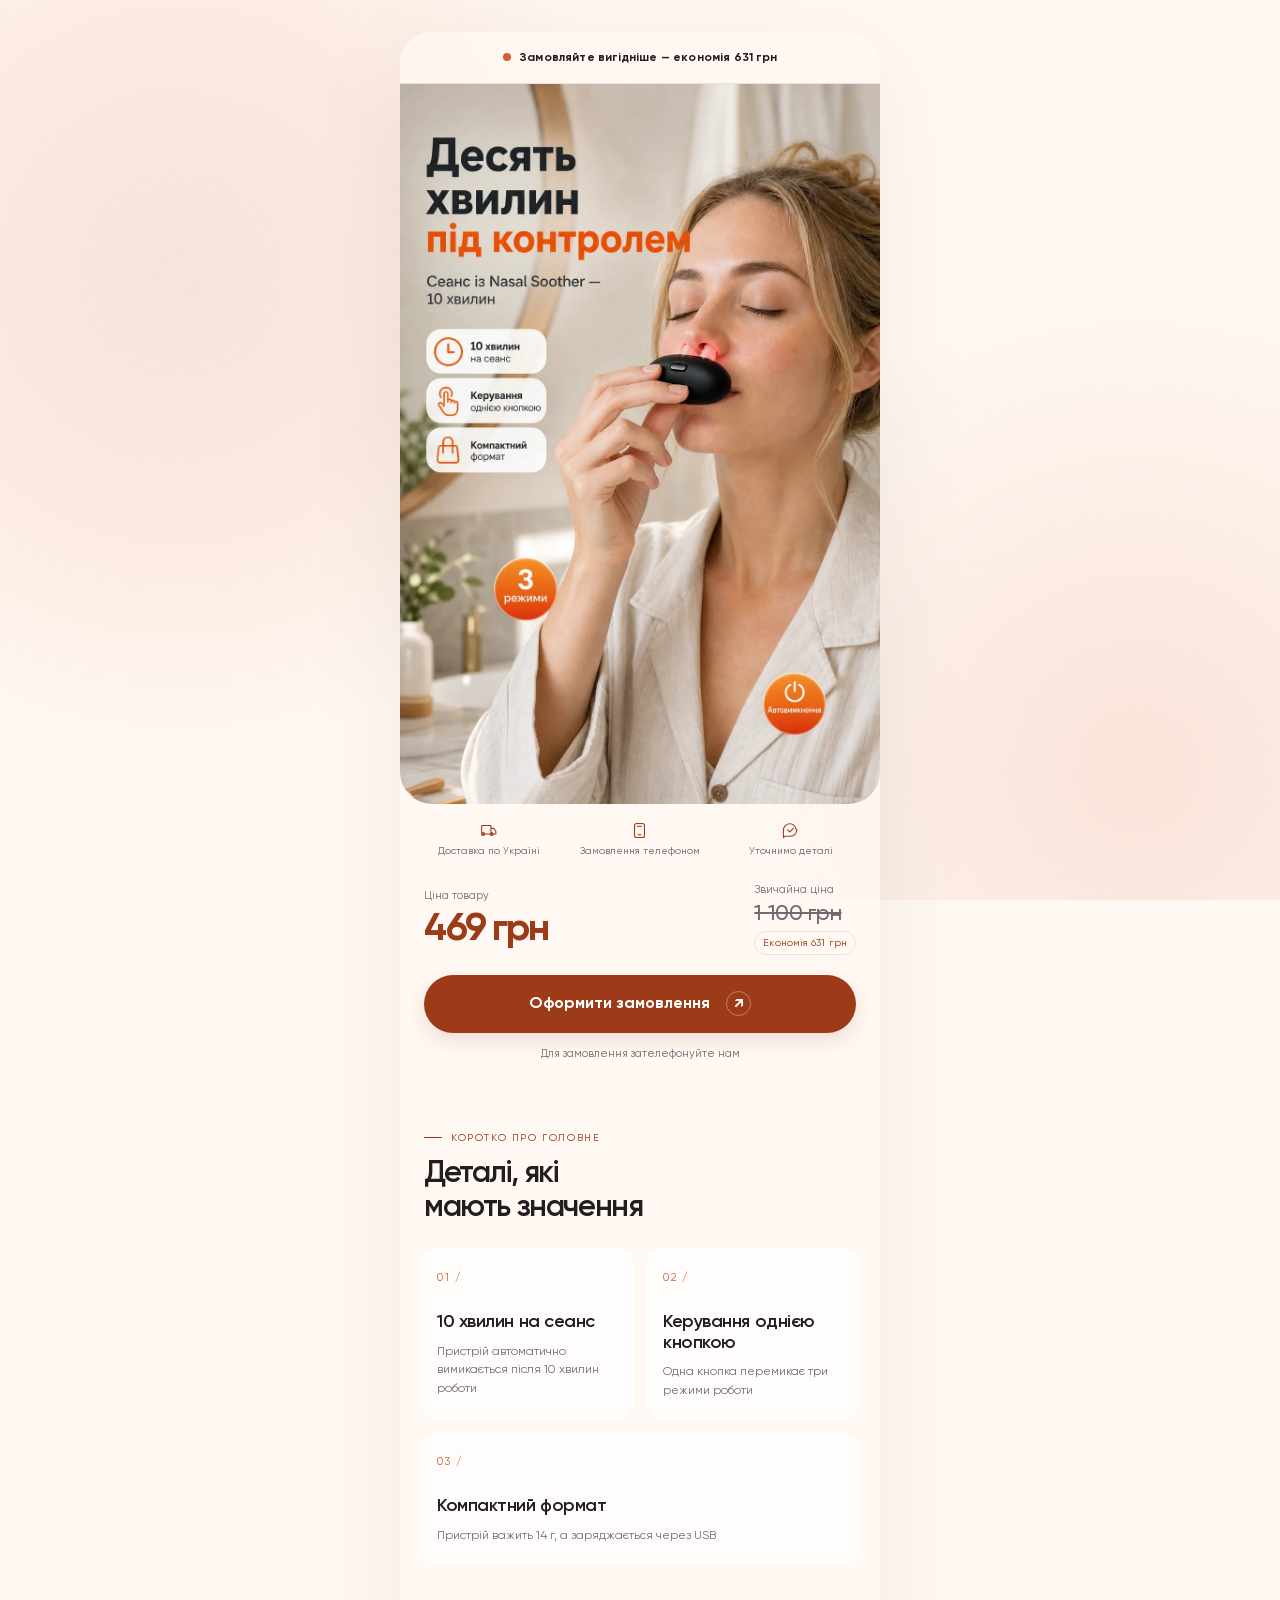
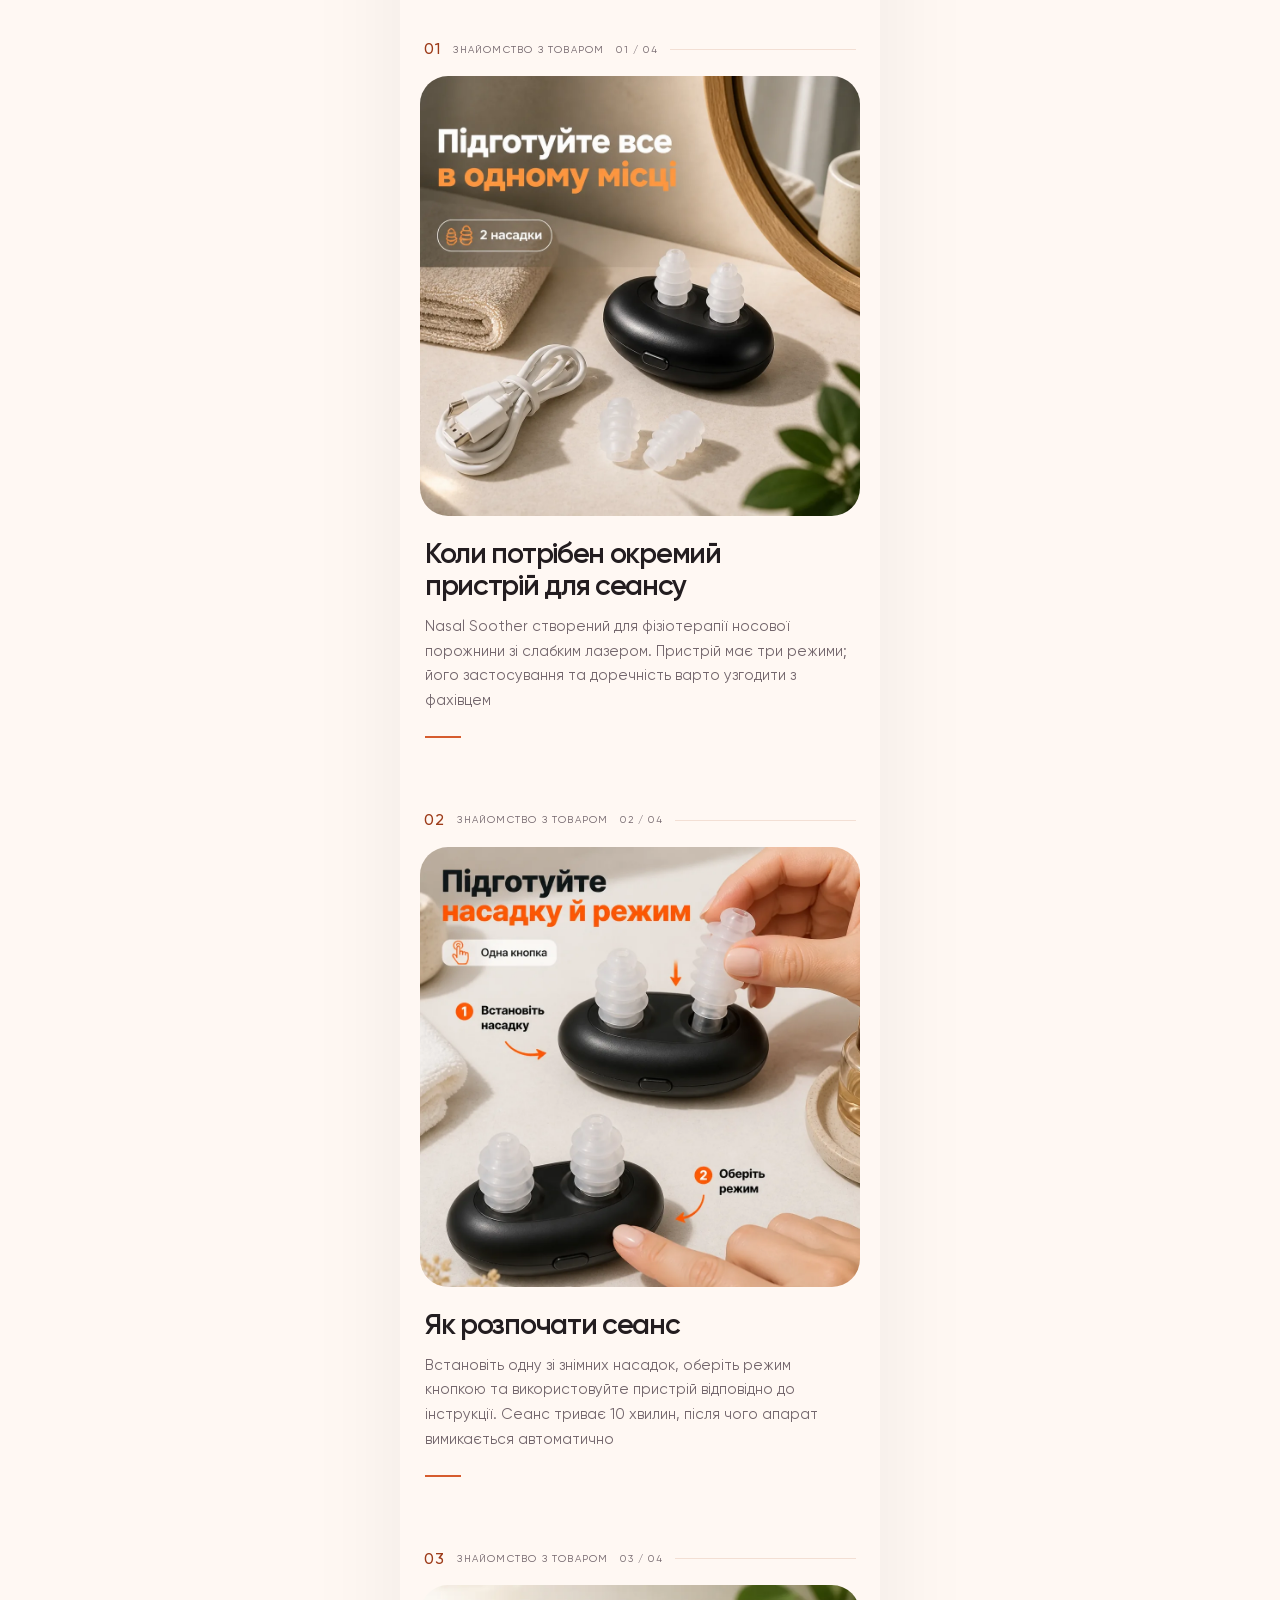
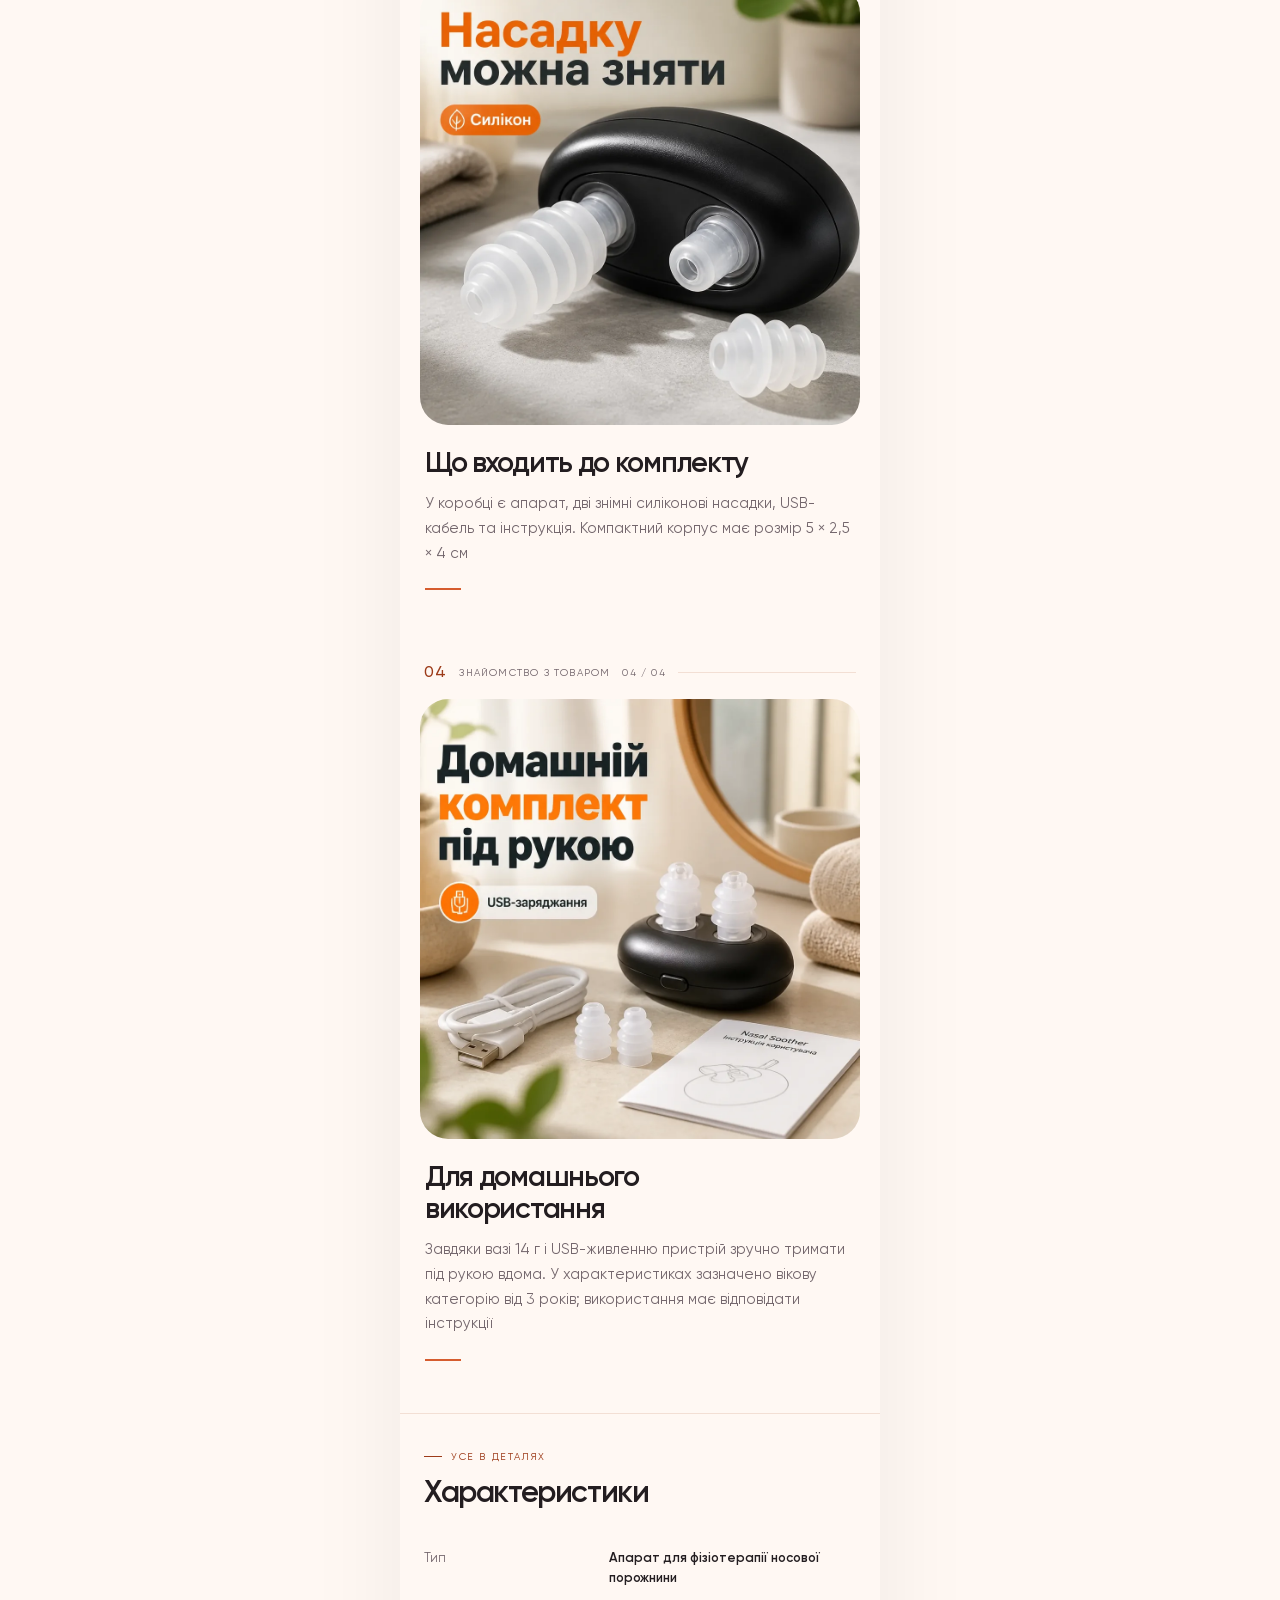
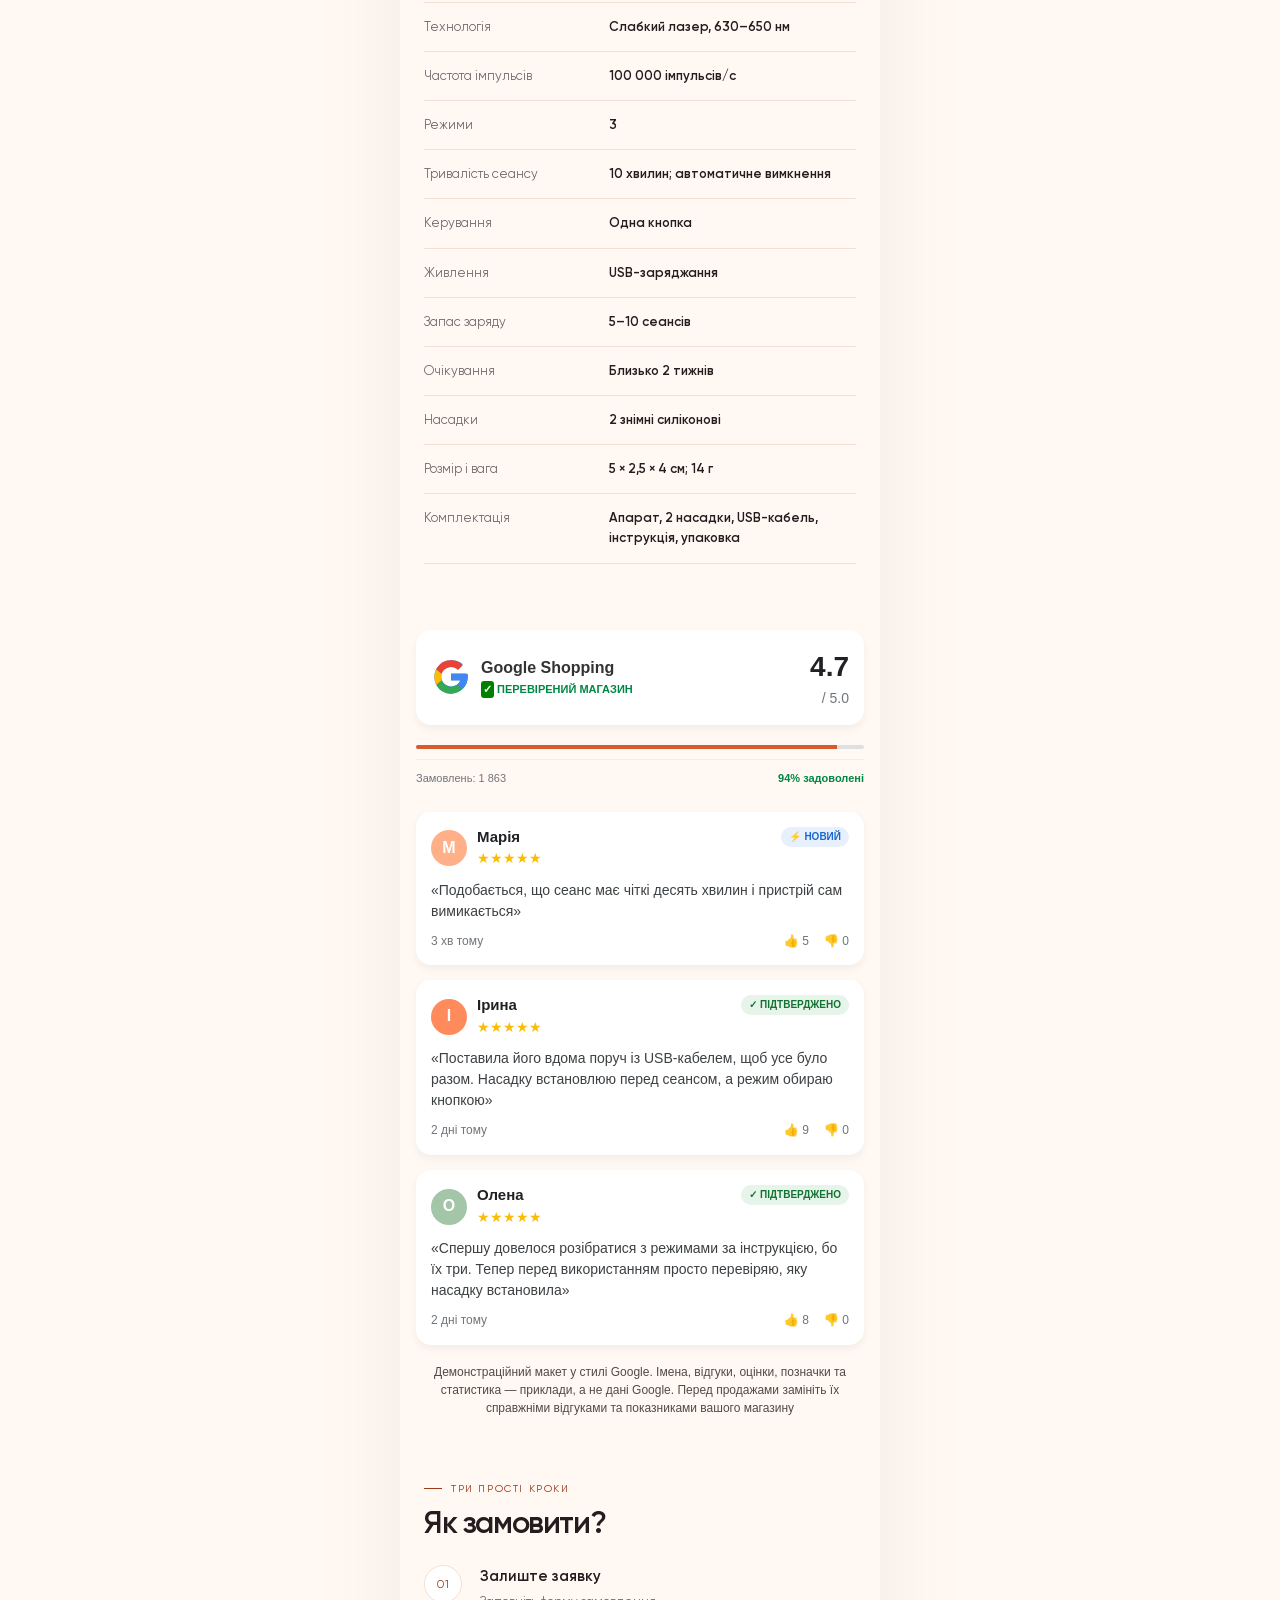
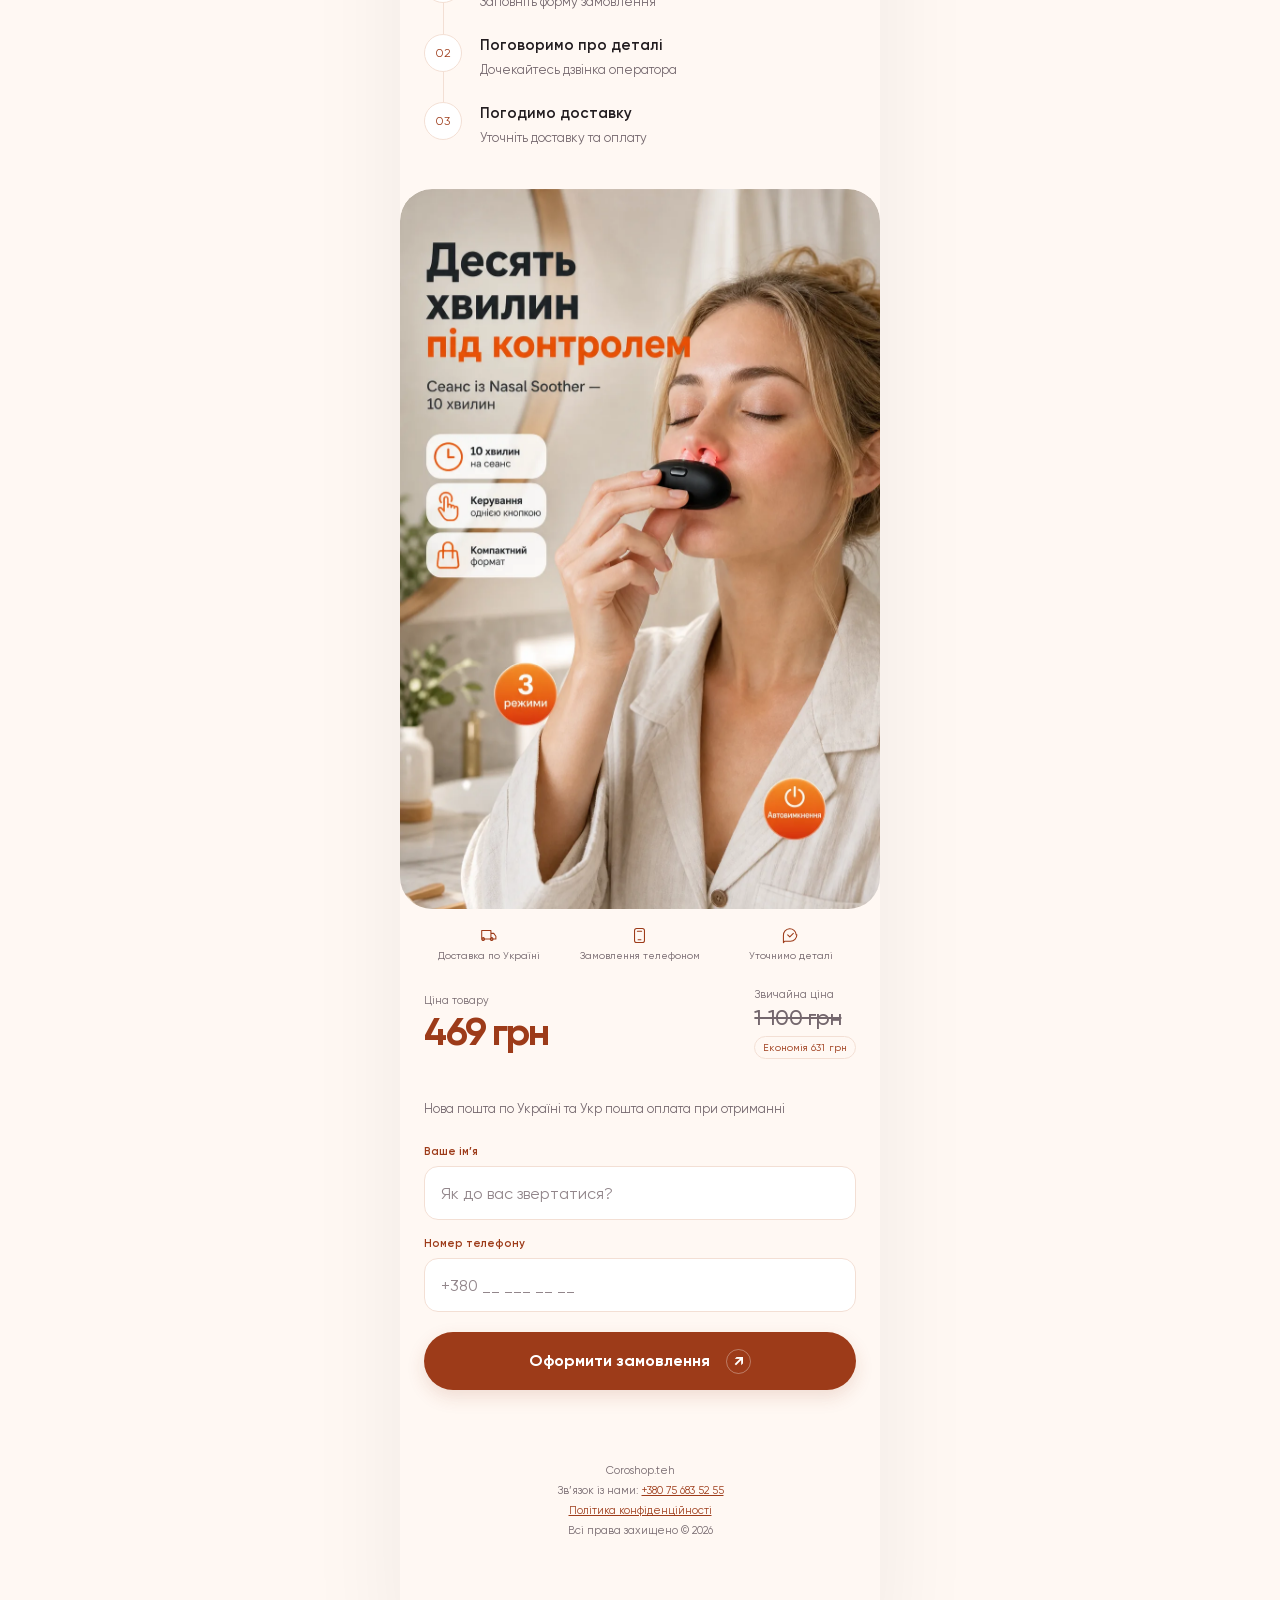
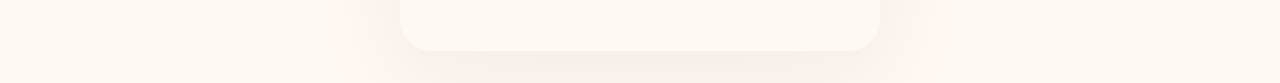
<file: index.html>
<!doctype html>
<html lang="uk" data-template="motion-3">
<head>
 <meta charset="utf-8"><meta name="viewport" content="width=device-width,initial-scale=1">
 <title>Nasal Soother — пристрій для фізіотерапії носової порожнини</title><meta name="description" content="Компактний апарат Nasal Soother зі слабким лазером, трьома режимами, USB-заряджанням і автоматичним вимкненням після 10-хвилинного сеансу">
 
 <link rel="stylesheet" href="assets/site.css">
 <script src="assets/pixel-config.js" defer></script>
<script src="assets/pixel.js" defer></script>
</head>
<body style="--accent:#d65c2e;--accent-dark:#9d3b19;--surface:#fff8f3;--line-accent:#f3dfd4">
 <div class="ambient-background" aria-hidden="true"><i></i><i></i></div>
 <div class="reading-progress" aria-hidden="true"><span></span></div>
 <main class="wrap">
 
 <div class="topline"><span class="topline-name"><i class="topline-mark" aria-hidden="true"></i>Замовляйте вигідніше — економія 631 грн</span></div>

 <!-- 01 | ПЕРШИЙ ЕКРАН. Товар і текст видимі одразу. -->
 <div class="offer_section offer3 offer-section-first">
  <div class="main-title-box visually-hidden"><h1>Сеанс із Nasal Soother — 10 хвилин<small>Компактний пристрій для фізіотерапії носової порожнини: три режими, керування однією кнопкою та автоматичне вимкнення після сеансу</small></h1></div>
  <section class="offer" aria-label="Товар і ціна">
   <div class="hero-media"><img src="images/hero.webp" alt="Апарат для фізіотерапії носової порожнини Nasal Soother, USB, чорний" width="1024" height="1536" fetchpriority="high"></div>
   <div class="benefits_list clearfix">
  <div class="benefit_item"><svg viewBox="0 0 24 24" fill="none" stroke="currentColor" stroke-width="1.5" stroke-linecap="round" stroke-linejoin="round" aria-hidden="true"><path d="M1 5h13v12H1zM14 9h4l3 4v4h-7M5 17a2 2 0 1 0 0 .1M17 17a2 2 0 1 0 0 .1"/></svg>Доставка по Україні</div>
  <div class="benefit_item"><svg viewBox="0 0 24 24" fill="none" stroke="currentColor" stroke-width="1.5" stroke-linecap="round" stroke-linejoin="round" aria-hidden="true"><rect x="5" y="2" width="14" height="20" rx="3"/><path d="M9 6h6M10 18h4"/></svg>Замовлення телефоном</div>
  <div class="benefit_item"><svg viewBox="0 0 24 24" fill="none" stroke="currentColor" stroke-width="1.5" stroke-linecap="round" stroke-linejoin="round" aria-hidden="true"><path d="M21 11a9 9 0 0 1-9 9H4l-2 2v-10a9 9 0 0 1 18-1Z"/><path d="m8 11 3 3 5-5"/></svg>Уточнимо деталі</div>
 </div>
   <div class="offer-buy"><div class="price_block clearfix">
   <div class="price_item new"><div class="text">Ціна товару</div><div data-price-quantity="1" class="value ">469 грн</div></div>
   <div class="price_item old"><div class="text">Звичайна ціна</div><div class="value">1 100 грн</div><span class="saving" data-saving-quantity="1">Економія 631 грн</span></div>
 </div><a class="button" href="#order6"><span>Оформити замовлення</span><span class="button-arrow" aria-hidden="true">↗</span><span class="button-shine" aria-hidden="true"></span></a><p class="order-note">Для замовлення зателефонуйте нам</p>
   
   </div>
  </section>
 </div>

 <div class="generate">
 

 
 
 <!-- 03 | ОСНОВНІ ПЕРЕВАГИ -->
 <section class="benefits-area">
  <div class="section-heading" data-reveal><span class="eyebrow">Коротко про головне</span><h2>Деталі, які<br>мають значення</h2></div>
  <div class="benefits-checklist-new"><article class="benefit-card benefit-item" data-spotlight data-reveal><span class="benefit-number" aria-hidden="true">01 /</span><div class="benefit-text"><strong>10 хвилин на сеанс</strong><p>Пристрій автоматично вимикається після 10 хвилин роботи</p></div></article>
<article class="benefit-card benefit-item" data-spotlight data-reveal><span class="benefit-number" aria-hidden="true">02 /</span><div class="benefit-text"><strong>Керування однією кнопкою</strong><p>Одна кнопка перемикає три режими роботи</p></div></article>
<article class="benefit-card benefit-item" data-spotlight data-reveal><span class="benefit-number" aria-hidden="true">03 /</span><div class="benefit-text"><strong>Компактний формат</strong><p>Пристрій важить 14 г, а заряджається через USB</p></div></article></div>
 </section>

 <!-- 04.1 | БЛОК ПРО ТОВАР -->
 <section class="story-section b1" aria-labelledby="story-1">
  <div class="story-index" aria-hidden="true"><b>01</b><span>Знайомство з товаром</span><span>01 / 04</span></div>
  <div class="story-media slider-photo" data-reveal><img class="img-text" data-photo src="images/problem.webp" alt="Коли потрібен окремий пристрій для сеансу" width="1024" height="1024" loading="lazy" decoding="async"></div>
  <div class="text-bg" data-reveal><h3 id="story-1">Коли потрібен окремий пристрій для сеансу</h3><p>Nasal Soother створений для фізіотерапії носової порожнини зі слабким лазером. Пристрій має три режими; його застосування та доречність варто узгодити з фахівцем</p><div class="story-line" aria-hidden="true"></div></div>
 </section>
<!-- 04.2 | БЛОК ПРО ТОВАР -->
 <section class="story-section b1" aria-labelledby="story-2">
  <div class="story-index" aria-hidden="true"><b>02</b><span>Знайомство з товаром</span><span>02 / 04</span></div>
  <div class="story-media slider-photo" data-reveal><img class="img-text" data-photo src="images/use.webp" alt="Як розпочати сеанс" width="1024" height="1024" loading="lazy" decoding="async"></div>
  <div class="text-bg" data-reveal><h3 id="story-2">Як розпочати сеанс</h3><p>Встановіть одну зі знімних насадок, оберіть режим кнопкою та використовуйте пристрій відповідно до інструкції. Сеанс триває 10 хвилин, після чого апарат вимикається автоматично</p><div class="story-line" aria-hidden="true"></div></div>
 </section>
<!-- 04.3 | БЛОК ПРО ТОВАР -->
 <section class="story-section b1" aria-labelledby="story-3">
  <div class="story-index" aria-hidden="true"><b>03</b><span>Знайомство з товаром</span><span>03 / 04</span></div>
  <div class="story-media slider-photo" data-reveal><img class="img-text" data-photo src="images/detail.webp" alt="Що входить до комплекту" width="1024" height="1024" loading="lazy" decoding="async"></div>
  <div class="text-bg" data-reveal><h3 id="story-3">Що входить до комплекту</h3><p>У коробці є апарат, дві знімні силіконові насадки, USB-кабель та інструкція. Компактний корпус має розмір 5 × 2,5 × 4 см</p><div class="story-line" aria-hidden="true"></div></div>
 </section>
<!-- 04.4 | БЛОК ПРО ТОВАР -->
 <section class="story-section b1" aria-labelledby="story-4">
  <div class="story-index" aria-hidden="true"><b>04</b><span>Знайомство з товаром</span><span>04 / 04</span></div>
  <div class="story-media slider-photo" data-reveal><img class="img-text" data-photo src="images/audience.webp" alt="Для домашнього використання" width="1024" height="1024" loading="lazy" decoding="async"></div>
  <div class="text-bg" data-reveal><h3 id="story-4">Для домашнього використання</h3><p>Завдяки вазі 14 г і USB-живленню пристрій зручно тримати під рукою вдома. У характеристиках зазначено вікову категорію від 3 років; використання має відповідати інструкції</p><div class="story-line" aria-hidden="true"></div></div>
 </section>

 <!-- 05 | ХАРАКТЕРИСТИКИ -->
 <section class="spec-section"><div class="section-heading" data-reveal><span class="eyebrow">Усе в деталях</span><h2>Характеристики</h2></div>
 <dl><div class="spec-row"><dt>Тип</dt><dd>Апарат для фізіотерапії носової порожнини</dd></div>
<div class="spec-row"><dt>Технологія</dt><dd>Слабкий лазер, 630–650 нм</dd></div>
<div class="spec-row"><dt>Частота імпульсів</dt><dd>100 000 імпульсів/с</dd></div>
<div class="spec-row"><dt>Режими</dt><dd>3</dd></div>
<div class="spec-row"><dt>Тривалість сеансу</dt><dd>10 хвилин; автоматичне вимкнення</dd></div>
<div class="spec-row"><dt>Керування</dt><dd>Одна кнопка</dd></div>
<div class="spec-row"><dt>Живлення</dt><dd>USB-заряджання</dd></div>
<div class="spec-row"><dt>Запас заряду</dt><dd>5–10 сеансів</dd></div>
<div class="spec-row"><dt>Очікування</dt><dd>Близько 2 тижнів</dd></div>
<div class="spec-row"><dt>Насадки</dt><dd>2 знімні силіконові</dd></div>
<div class="spec-row"><dt>Розмір і вага</dt><dd>5 × 2,5 × 4 см; 14 г</dd></div>
<div class="spec-row"><dt>Комплектація</dt><dd>Апарат, 2 насадки, USB-кабель, інструкція, упаковка</dd></div></dl></section>

 <!-- 06 | ВІДГУКИ -->
 <section class="google-reviews-container" aria-label="Відгуки — демонстраційний макет" data-review-kind="demonstration">
    <div class="google-rating-header" data-reveal>
        <div class="left">
            <svg xmlns="http://www.w3.org/2000/svg" width="40" height="40" viewBox="0 0 48 48" role="img" aria-label="Google"><path fill="#4285F4" d="M43.61 20.46H42V20H24v8h11.3A12 12 0 1 1 32.48 14.48l5.66-5.66A19.93 19.93 0 0 0 24 4C12.95 4 4 12.95 4 24s8.95 20 20 20 20-8.95 20-20c0-1.37-.14-2.7-.39-3.54Z"/><path fill="#34A853" d="M6.31 33.22 12.88 28A12 12 0 0 0 35.3 28H24v-8h18v.46h1.61c.25 1.04.39 2.37.39 3.54 0 11.05-8.95 20-20 20A20 20 0 0 1 6.31 33.22Z"/><path fill="#FBBC05" d="M6.31 14.78 12.88 20a12 12 0 0 0 0 8l-6.57 5.22A19.92 19.92 0 0 1 4 24c0-3.32.81-6.45 2.31-9.22Z"/><path fill="#EA4335" d="M24 4a19.93 19.93 0 0 1 14.14 5.86l-5.66 5.66A12 12 0 0 0 12.88 20l-6.57-5.22A20 20 0 0 1 24 4Z"/><path fill="#4285F4" d="M24 20h19.61c.25 1.04.39 2.37.39 3.54A20 20 0 0 1 38.13 38.15l-6.2-5.06A12 12 0 0 0 35.3 28H24Z"/></svg>
            <div>
                <div class="title-g">Google Shopping</div>
                <div class="verified"><span style="background:green;color:white;padding:0 2px;border-radius:3px;">✓</span> ПЕРЕВІРЕНИЙ МАГАЗИН</div>
            </div>
        </div>
        <div class="right">
            <div class="score">4.7</div>
            <div class="out-of">/ 5.0</div>
        </div>
    </div>
    <div class="progress-bar"><div class="fill"></div></div>
    <div class="google-stats">
        <span>Замовлень: 1 863</span>
        <span class="green">94% задоволені</span>
    </div>

    <br>

    <!-- Review 1 -->
    <div class="google-review-card" data-spotlight data-reveal data-reveal-order="0">
        <div class="g-rev-header">
            <div class="g-rev-user">
                <div class="g-rev-avatar" style="background: #FFB088;">М</div>
                <div>
                    <div class="g-rev-name">Марія</div>
                    <div class="g-rev-stars">★★★★★</div>
                </div>
            </div>
            <div class="g-rev-badge new"><span aria-hidden="true">⚡</span><span>НОВИЙ</span></div>
        </div>
        <div class="g-rev-text">«Подобається, що сеанс має чіткі десять хвилин і пристрій сам вимикається»</div>
        <div class="g-rev-footer">
            <span>3 хв тому</span>
            <div class="g-rev-actions">
                <div>👍 5</div>
                <div>👎 0</div>
            </div>
        </div>
    </div>

    <!-- Review 2 -->
    <div class="google-review-card" data-spotlight data-reveal data-reveal-order="1">
        <div class="g-rev-header">
            <div class="g-rev-user">
                <div class="g-rev-avatar" style="background: #FF8A5B;">І</div>
                <div>
                    <div class="g-rev-name">Ірина</div>
                    <div class="g-rev-stars">★★★★★</div>
                </div>
            </div>
            <div class="g-rev-badge"><span aria-hidden="true">✓</span><span>ПІДТВЕРДЖЕНО</span></div>
        </div>
        <div class="g-rev-text">«Поставила його вдома поруч із USB-кабелем, щоб усе було разом. Насадку встановлюю перед сеансом, а режим обираю кнопкою»</div>
        <div class="g-rev-footer">
            <span>2 дні тому</span>
            <div class="g-rev-actions">
                <div>👍 9</div>
                <div>👎 0</div>
            </div>
        </div>
    </div>

    <!-- Review 3 -->
    <div class="google-review-card" data-spotlight data-reveal data-reveal-order="2">
        <div class="g-rev-header">
            <div class="g-rev-user">
                <div class="g-rev-avatar" style="background: #A3C5A8;">О</div>
                <div>
                    <div class="g-rev-name">Олена</div>
                    <div class="g-rev-stars">★★★★★</div>
                </div>
            </div>
            <div class="g-rev-badge"><span aria-hidden="true">✓</span><span>ПІДТВЕРДЖЕНО</span></div>
        </div>
        <div class="g-rev-text">«Спершу довелося розібратися з режимами за інструкцією, бо їх три. Тепер перед використанням просто перевіряю, яку насадку встановила»</div>
        <div class="g-rev-footer">
            <span>2 дні тому</span>
            <div class="g-rev-actions">
                <div>👍 8</div>
                <div>👎 0</div>
            </div>
        </div>
    </div>
<p class="google-reviews-disclaimer">Демонстраційний макет у стилі Google. Імена, відгуки, оцінки, позначки та статистика — приклади, а не дані Google. Перед продажами замініть їх справжніми відгуками та показниками вашого магазину</p></section>

 <!-- 07 | ЯК ЗАМОВИТИ -->
 <section class="order-steps b1"><div class="section-heading" data-reveal><span class="eyebrow">Три прості кроки</span><h2>Як замовити?</h2></div>
 <ol class="order-list">
  <li data-reveal><span class="step-number" aria-hidden="true">01</span><div class="txt"><h4>Залиште заявку</h4><p>Заповніть форму замовлення</p></div></li>
  <li data-reveal><span class="step-number" aria-hidden="true">02</span><div class="txt"><h4>Поговоримо про деталі</h4><p>Дочекайтесь дзвінка оператора</p></div></li>
  <li data-reveal><span class="step-number" aria-hidden="true">03</span><div class="txt"><h4>Погодимо доставку</h4><p>Уточніть доставку та оплату</p></div></li>
 </ol></section>
 </div>

 <!-- 08 | ПОВТОРНИЙ ОФЕР І ФОРМА ЗАМОВЛЕННЯ -->
 <div class="offer_section offer3 order-offer">
  <section class="offer" aria-label="Оформлення замовлення">
   <div class="hero-media" data-reveal><img src="images/hero.webp" alt="Апарат для фізіотерапії носової порожнини Nasal Soother, USB, чорний" width="1024" height="1536" loading="lazy" decoding="async"></div>
   <div class="benefits_list clearfix">
  <div class="benefit_item"><svg viewBox="0 0 24 24" fill="none" stroke="currentColor" stroke-width="1.5" stroke-linecap="round" stroke-linejoin="round" aria-hidden="true"><path d="M1 5h13v12H1zM14 9h4l3 4v4h-7M5 17a2 2 0 1 0 0 .1M17 17a2 2 0 1 0 0 .1"/></svg>Доставка по Україні</div>
  <div class="benefit_item"><svg viewBox="0 0 24 24" fill="none" stroke="currentColor" stroke-width="1.5" stroke-linecap="round" stroke-linejoin="round" aria-hidden="true"><rect x="5" y="2" width="14" height="20" rx="3"/><path d="M9 6h6M10 18h4"/></svg>Замовлення телефоном</div>
  <div class="benefit_item"><svg viewBox="0 0 24 24" fill="none" stroke="currentColor" stroke-width="1.5" stroke-linecap="round" stroke-linejoin="round" aria-hidden="true"><path d="M21 11a9 9 0 0 1-9 9H4l-2 2v-10a9 9 0 0 1 18-1Z"/><path d="m8 11 3 3 5-5"/></svg>Уточнимо деталі</div>
 </div><div class="offer-buy"><div class="price_block clearfix">
   <div class="price_item new"><div class="text">Ціна товару</div><div data-price-quantity="1" class="value ">469 грн</div></div>
   <div class="price_item old"><div class="text">Звичайна ціна</div><div class="value">1 100 грн</div><span class="saving" data-saving-quantity="1">Економія 631 грн</span></div>
 </div></div>
   <div id="order6" tabindex="-1">
    <div class="order-heading"><p>Нова пошта по Україні та Укр пошта оплата при отриманні</p></div>
    <form action="https://smartdaily-orders.spru.run/order" class="order_form" id="order-form" method="post">
     <input type="hidden" id="quantity" name="quantity" value="1">
     
     <label for="customer-name">Ваше ім’я</label><input class="field" id="customer-name" name="name" placeholder="Як до вас звертатися?" autocomplete="given-name" minlength="2" maxlength="80" required>
     <label for="customer-phone">Номер телефону</label><input class="field" id="customer-phone" name="phone" type="tel" placeholder="+380 __ ___ __ __" autocomplete="tel" pattern="[+0-9() .-]{9,24}" maxlength="24" required>
     <div class="hp" aria-hidden="true"><label>Website<input name="website" tabindex="-1" autocomplete="off"></label></div>
     
     <button class="button" type="submit"><span>Оформити замовлення</span><span class="button-arrow" aria-hidden="true">↗</span><span class="button-shine" aria-hidden="true"></span></button>
     <p id="form-error" class="error" role="alert" aria-live="polite"></p>
    </form>
   </div>
   <footer><p>Coroshop.teh</p><p>Зв’язок із нами: <a href="tel:+380756835255">+380 75 683 52 55</a></p><a href="privacy.html">Політика конфіденційності</a><br>Всі права захищено © 2026</footer>
  </section>
 </div>
 <div class="sticky-bottom-bar" aria-hidden="true"><div class="price-info"><span class="price-label">Апарат для фізіотерапії носової порожнини Nasal Soother, USB, чорний</span><div class="main-price" data-current-total>469 грн</div></div><a href="#order6" class="btn-order" tabindex="-1"><span>Оформити замовлення</span><span class="button-arrow" aria-hidden="true">↗</span><span class="button-shine" aria-hidden="true"></span></a></div>
 </main>
 <dialog class="conversion-dialog" id="conversion-dialog" aria-labelledby="conversion-title" aria-describedby="conversion-description">
 <button class="conversion-close" type="button" data-popup-close aria-label="Закрити вікно">×</button>
 <div class="conversion-product"><img src="images/hero.webp" width="64" height="80" alt="Апарат для фізіотерапії носової порожнини Nasal Soother, USB, чорний"><span>Апарат для фізіотерапії носової порожнини Nasal Soother, USB, чорний</span></div>
 <span class="eyebrow">Допоможемо з вибором</span>
 
 <h2 id="conversion-title">Залиште контакт — ми проконсультуємо</h2>
 <p id="conversion-description">Є запитання про товар? Залиште ім’я та телефон — зв’яжемося, пояснимо деталі й допоможемо з вибором.</p>
 <form id="consultation-form" action="/f/contact" method="post">
 <label for="consultation-name">Ваше ім’я</label><input class="field" id="consultation-name" name="name" autocomplete="given-name" minlength="2" maxlength="80" required>
 <label for="consultation-phone">Номер телефону</label><input class="field" id="consultation-phone" name="phone" type="tel" placeholder="+380 __ ___ __ __" autocomplete="tel" pattern="[+0-9() .-]{9,24}" maxlength="24" required>
 <div class="hp" aria-hidden="true"><input name="website" tabindex="-1" autocomplete="off"></div><button class="button" type="submit" disabled aria-disabled="true">Отримати консультацію <span aria-hidden="true">↗</span></button>
 <p class="conversion-terms">Зв’яжемося з вами щодо консультації</p><p id="consultation-status" role="status">Онлайн-консультація поки не підключена. Телефонуйте: <a href="tel:+380756835255">+380 75 683 52 55</a>.</p></form>
 <button class="conversion-later" type="button" data-popup-close>Продовжити перегляд</button>
 </dialog>
 <aside class="purchase-notice" id="purchase-notice" hidden aria-label="Повідомлення про заявку">
 <img src="images/hero.webp" width="48" height="60" alt=""><div><small>Заявка на цьому сайті</small><strong id="purchase-name"></strong><span id="purchase-detail"></span></div><button type="button" id="purchase-close" aria-label="Вимкнути повідомлення про замовлення">×</button></aside>
 <script type="application/json" id="conversion-config">{"popup":"consultation","notifications":true,"discount":0,"packs":{"1":469},"oldPrice":1100,"demo":true}</script><script src="assets/conversion.js" defer></script>
 <script src="assets/backend-config.js" defer></script><script src="assets/anime.umd.min.js" defer></script><script src="assets/order-github.js" defer></script><script src="assets/motion.js" defer></script>
</body>
</html>
</file>
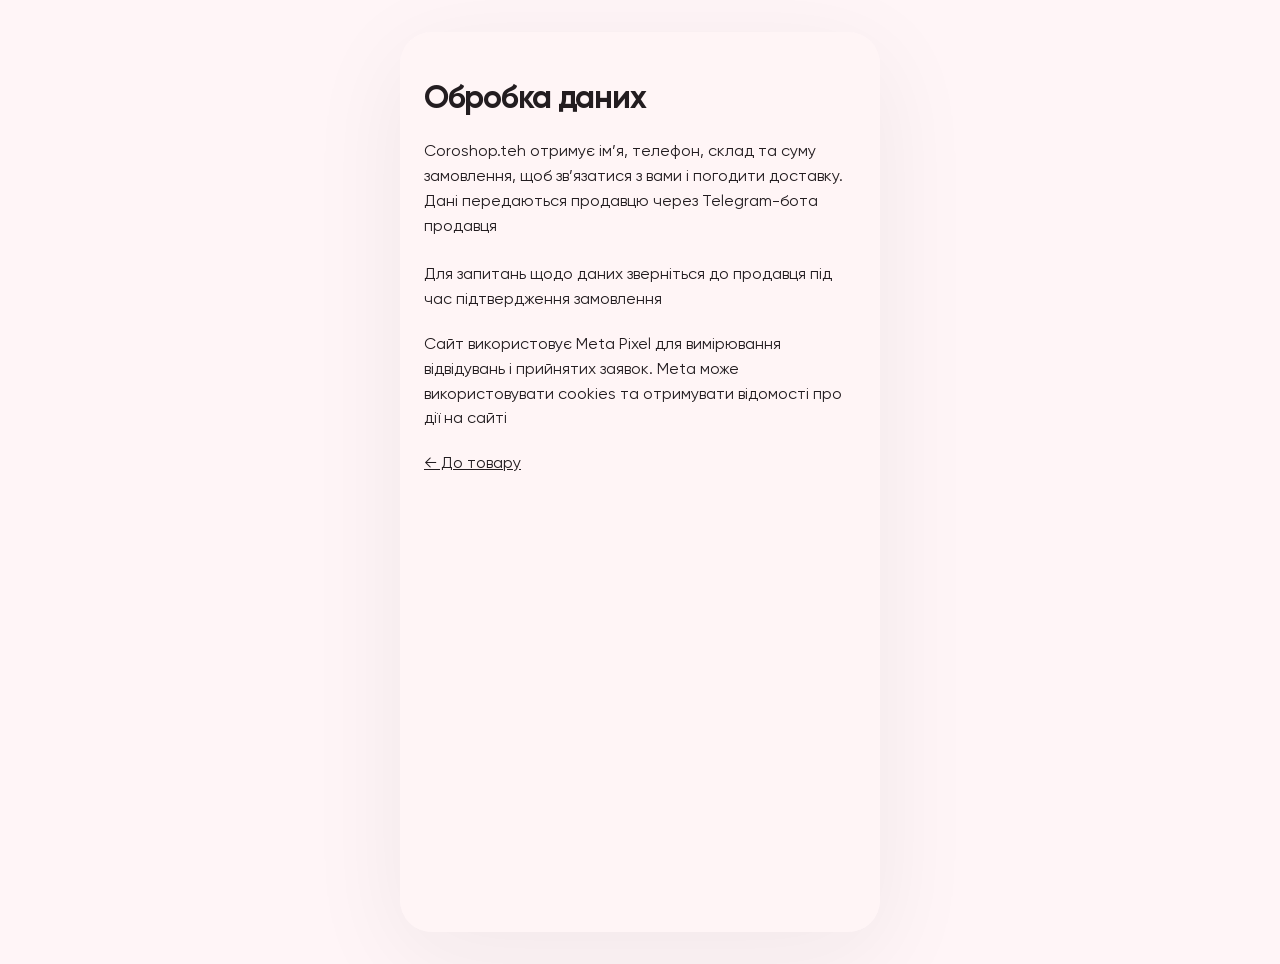
<file: privacy.html>
<!doctype html><html lang="uk"><meta charset="utf-8"><meta name="viewport" content="width=device-width,initial-scale=1"><title>Обробка даних</title><link rel="stylesheet" href="assets/site.css"><main class="wrap pad"><h1>Обробка даних</h1><p style="margin:24px 0">Coroshop.teh отримує ім’я, телефон, склад та суму замовлення, щоб зв’язатися з вами і погодити доставку. Дані передаються продавцю через Telegram-бота продавця</p><p>Для запитань щодо даних зверніться до продавця під час підтвердження замовлення</p><p style="margin-top:20px">Сайт використовує Meta Pixel для вимірювання відвідувань і прийнятих заявок. Meta може використовувати cookies та отримувати відомості про дії на сайті</p><p style="margin-top:20px"><a href="./">← До товару</a></p></main></html>
</file>
<file: assets/site.css>
@font-face{font-family:Gilroy;src:url([data-uri]) format('woff');font-weight:400;font-display:swap}
@font-face{font-family:Gilroy;src:url([data-uri]) format('woff');font-weight:500;font-display:swap}
@font-face{font-family:Gilroy;src:url([data-uri]) format('woff');font-weight:600;font-display:swap}
@font-face{font-family:Gilroy;src:url([data-uri]) format('woff');font-weight:700;font-display:swap}/* Google Reviews */
.google-reviews-container {
    background: #FFF3EC;
    padding: 20px 15px;
    font-family: Arial, sans-serif;
    margin-top: 20px;
}
.google-rating-header {
    background: #fff;
    border-radius: 15px;
    padding: 15px;
    display: flex;
    justify-content: space-between;
    align-items: center;
    box-shadow: 0 4px 10px rgba(0,0,0,0.05);
    margin-bottom: 20px;
}
.google-rating-header .left {
    display: flex;
    align-items: center;
    gap: 10px;
}
.google-rating-header .left img {
    width: 40px;
}
.google-rating-header .left .title-g {
    font-weight: bold;
    font-size: 16px;
    color: #333;
}
.google-rating-header .left .verified {
    color: #008744;
    font-size: 11px;
    display: flex;
    align-items: center;
    gap: 3px;
    font-weight: bold;
}
.google-rating-header .right {
    text-align: right;
}
.google-rating-header .right .score {
    font-size: 28px;
    font-weight: 900;
    color: #202124;
}
.google-rating-header .right .out-of {
    font-size: 14px;
    color: #70757a;
}
.google-stats {
    display: flex;
    justify-content: space-between;
    font-size: 11px;
    color: #70757a;
    margin-top: 10px;
    padding-top: 10px;
    border-top: 1px solid #eee;
}
.google-stats .green {
    color: #008744;
    font-weight: bold;
}
.progress-bar {
    height: 4px;
    background: #e0e0e0;
    border-radius: 2px;
    margin-top: 5px;
    overflow: hidden;
}
.progress-bar .fill {
    height: 100%;
    background: #FF8A5B;
    width: 94%;
}

.google-review-card {
    background: #fff;
    border-radius: 15px;
    padding: 15px;
    margin-bottom: 15px;
    box-shadow: 0 4px 10px rgba(0,0,0,0.05);
}
.g-rev-header {
    display: flex;
    justify-content: space-between;
    align-items: flex-start;
    gap: 8px;
    margin-bottom: 10px;
}
.g-rev-user {
    flex: 1;
    min-width: 0;
    display: flex;
    align-items: center;
    gap: 10px;
}
.g-rev-user > div:last-child {
    min-width: 0;
}
.g-rev-avatar {
    flex: 0 0 36px;
    width: 36px;
    height: 36px;
    border-radius: 50%;
    color: white;
    display: flex;
    align-items: center;
    justify-content: center;
    font-weight: bold;
    font-size: 16px;
}
.g-rev-name {
    overflow-wrap: anywhere;
    line-height: 1.3;
    font-weight: bold;
    font-size: 15px;
    color: #202124;
}
.g-rev-stars {
    color: #fbbc04;
    font-size: 14px;
    margin-top: 2px;
    white-space: nowrap;
}
.g-rev-badge {
    flex: 0 0 auto;
    white-space: nowrap;
    line-height: 1.4;
    background: #e6f4ea;
    color: #137333;
    padding: 3px 8px;
    border-radius: 12px;
    font-size: 10px;
    font-weight: bold;
    display: inline-flex;
    flex-direction: row;
    flex-wrap: nowrap;
    align-items: center;
    gap: 3px;
    text-transform: uppercase;
}
.g-rev-badge.new {
    background: #e8f0fe;
    color: #1967d2;
}
.g-rev-text {
    font-size: 14px;
    color: #3c4043;
    line-height: 1.5;
    margin-bottom: 10px;
}
.g-rev-footer {
    display: flex;
    justify-content: space-between;
    align-items: center;
    font-size: 12px;
    color: #70757a;
}
.g-rev-actions {
    display: flex;
    gap: 15px;
    align-items: center;
}
.g-rev-actions div {
    display: flex;
    align-items: center;
    gap: 5px;
}


.google-reviews-container{background:var(--surface);color:#202124}.google-reviews-container .progress-bar .fill{background:var(--accent-light)}
.google-reviews-container .left svg{flex:none;width:40px;height:40px}.google-reviews-container .g-rev-text{overflow-wrap:anywhere;white-space:pre-line}
.google-reviews-disclaimer{margin:18px 0 0;font-size:13px;line-height:1.5;color:#514b48;text-align:center}
@media(max-width:360px){.google-rating-header .left{gap:7px}.google-rating-header .left .title-g{font-size:15px}.g-rev-header{gap:8px}.g-rev-badge{font-size:9px}}

:root{--accent:#ad4567;--accent-dark:#80344e;--surface:#fff5f7;--line-accent:#f1d8df;--ink:#231d20;--muted:#74676d;--paper:#fff;--radius:28px}
*{box-sizing:border-box}html{scroll-behavior:smooth;scroll-padding-top:70px}body{margin:0;color:var(--ink);background:var(--surface);font-family:Gilroy,Arial,sans-serif;font-size:16px;line-height:1.55;-webkit-text-size-adjust:100%}button,input,select{font:inherit}button,a,input,select{-webkit-tap-highlight-color:transparent}button,a{touch-action:manipulation}a{color:inherit}img{display:block;width:100%;max-width:100%;height:auto}h1,h2,h3,h4,p,figure{margin:0}button{cursor:pointer}button:disabled{cursor:default}a:focus-visible,button:focus-visible,input:focus-visible,select:focus-visible,summary:focus-visible{outline:3px solid var(--accent);outline-offset:4px}::selection{background:var(--line-accent);color:var(--ink)}
.wrap{width:100%;max-width:480px;min-height:100vh;margin:0 auto;background:var(--paper);position:relative;isolation:isolate;box-shadow:0 24px 100px #231d2010}.visually-hidden,.hp{position:absolute!important;width:1px!important;height:1px!important;overflow:hidden!important;clip-path:inset(50%);white-space:nowrap}.notice{background:var(--surface);color:var(--accent-dark);padding:8px 16px;font-size:11px;text-align:center;letter-spacing:.02em}
.topline{height:52px;display:flex;align-items:center;justify-content:space-between;padding:0 22px;border-bottom:1px solid var(--line-accent);gap:16px;background:var(--paper)}.topline-name{min-width:0;overflow:hidden;text-overflow:ellipsis;white-space:nowrap;font-weight:700;font-size:12px;letter-spacing:.035em}.topline-mark{display:inline-block;width:8px;height:8px;background:var(--accent);border-radius:50%;margin-right:9px}.reading-progress{position:fixed;top:0;left:0;width:100%;height:3px;z-index:100;pointer-events:none}.reading-progress span{display:block;height:100%;background:var(--accent);transform:scaleX(0);transform-origin:0 50%}
.main-title-box{padding:32px 24px 25px}.main-title-box h1,.main-title-box h2{font-size:35px;line-height:1.05;letter-spacing:-.045em}.main-title-box small{display:block;font-size:15px;line-height:1.5;font-weight:500;letter-spacing:0;margin-top:14px;color:var(--muted)}.hero-media{position:relative;background:var(--surface);overflow:hidden}.hero-media img{height:auto}.hero-caption{position:absolute;bottom:14px;right:14px;display:flex;align-items:center;gap:8px;padding:8px 12px;border:1px solid #ffffff70;background:#231d204d;backdrop-filter:blur(8px);border-radius:999px;color:white;font-size:10px;letter-spacing:.12em;text-transform:uppercase}.hero-caption:after{content:'↓';font-size:16px;line-height:1}
.benefits_list{display:grid;grid-template-columns:repeat(3,minmax(0,1fr));padding:18px 16px 0;gap:4px}.benefit_item{display:grid;justify-items:center;text-align:center;gap:5px;color:var(--muted);font-size:10px;line-height:1.3}.benefit_item svg{width:17px;height:17px;color:var(--accent-dark)}
.offer-buy{padding:24px 24px 30px}.price_block{display:flex;justify-content:space-between;align-items:center;gap:16px;margin-bottom:20px}.price_item .text{font-size:11px;color:var(--muted);margin-bottom:3px}.price_item .value{white-space:nowrap;font-size:39px;line-height:1.05;font-weight:700;letter-spacing:-.055em}.price_item.old .value{font-size:22px;text-decoration:line-through;font-weight:500;color:var(--muted);letter-spacing:-.02em}.price_item.new .value{color:var(--accent-dark)}.price_item.new:only-child{width:100%}.saving{display:block;width:max-content;margin-top:7px;border:1px solid var(--line-accent);border-radius:999px;padding:3px 8px;font-size:10px;color:var(--accent-dark);letter-spacing:.01em}.price-pending{font-size:25px!important;white-space:normal!important}
.button,.btn-order{display:flex;align-items:center;justify-content:center;gap:16px;width:100%;min-height:58px;border:0;border-radius:999px;padding:16px 20px;background:var(--accent-dark);color:#fff;font-weight:700;font-size:16px;text-decoration:none;position:relative;overflow:hidden;isolation:isolate;box-shadow:0 7px 18px color-mix(in srgb,var(--accent-dark) 15%,transparent);transition:background .2s,box-shadow .2s}.button>span:first-child,.btn-order>span:first-child{position:relative;z-index:1}.button-arrow{width:25px;height:25px;border:1px solid #ffffff55;border-radius:50%;display:grid;place-items:center;font-size:15px;flex:none;position:relative;z-index:1}.button-shine{position:absolute;inset:-80% auto -80% -50%;width:30%;background:linear-gradient(90deg,transparent,#ffffff25,transparent);transform:rotate(24deg);pointer-events:none}.button:disabled{opacity:.55}.order-note{font-size:11px;color:var(--muted);text-align:center;margin-top:12px}.section-heading{padding:0 24px;margin-bottom:25px}.eyebrow{display:flex;align-items:center;gap:9px;font-size:10px;letter-spacing:.16em;text-transform:uppercase;color:var(--accent-dark);margin-bottom:10px}.eyebrow:before{content:'';width:18px;height:1px;background:currentColor}.section-heading h2,.section-heading h3{font-size:31px;line-height:1.1;letter-spacing:-.045em;font-weight:600}
.generate{background:var(--paper)}.benefits-area{padding:38px 0;background:var(--surface);border-radius:var(--radius) var(--radius) 0 0}.benefits-checklist-new{display:grid;grid-template-columns:repeat(2,minmax(0,1fr));gap:12px;padding:0 20px}.benefit-card{background:#ffffffb8;padding:20px 16px;border:1px solid #ffffff;border-radius:20px;position:relative}.benefit-number{display:block;color:var(--accent);font-size:11px;letter-spacing:.14em;margin-bottom:25px}.benefit-text strong{display:block;font-size:18px;line-height:1.13;letter-spacing:-.025em;font-weight:600;margin-bottom:10px;overflow-wrap:anywhere}.benefit-text p{font-size:12px;line-height:1.55;color:var(--muted)}
.story-section{padding:34px 20px 4px}.story-index{display:flex;align-items:center;gap:12px;font-size:10px;letter-spacing:.12em;text-transform:uppercase;color:var(--muted);margin:0 4px 14px}.story-index b{color:var(--accent-dark);font-size:16px;font-weight:500}.story-index:after{content:'';height:1px;background:var(--line-accent);flex:1}.story-media{overflow:hidden;position:relative;border-radius:var(--radius);background:var(--surface)}.story-media img{aspect-ratio:1;object-fit:cover}.text-bg{padding:22px 5px 20px}.text-bg h3{font-size:29px;line-height:1.1;letter-spacing:-.045em;font-weight:600;max-width:370px;margin-bottom:12px;overflow-wrap:anywhere}.text-bg p{font-size:15px;line-height:1.65;color:var(--muted);white-space:pre-line}.story-section+.story-section{margin-top:12px}.story-line{height:2px;width:36px;background:var(--accent);margin-top:23px;transform-origin:left center}
.multi-pack-offer{padding:30px 24px 0}.multi-pack-offer h2{font-size:22px;font-weight:600;margin-bottom:16px;letter-spacing:-.03em}.pack-options{display:grid;gap:8px}.mp-row{width:100%;display:grid;grid-template-columns:1fr auto;gap:2px 12px;border:1px solid var(--line-accent);border-radius:18px;padding:15px 17px;text-align:left;background:var(--paper);color:var(--ink);font:inherit}.mp-row[aria-pressed=true]{background:var(--surface);border-color:var(--accent)}.mp-qty{font-size:14px}.mp-price{font-weight:700;font-size:19px;color:var(--accent-dark)}.mp-discount{font-size:10px;color:var(--muted);grid-column:1/-1}.pack-feedback{font-size:11px;color:var(--muted);min-height:1.6em;margin-top:10px}
.spec-section{padding:35px 0 26px;border-top:1px solid var(--line-accent);margin-top:28px}.spec-section dl{margin:0 24px}.spec-row{display:grid;grid-template-columns:minmax(0,.8fr) minmax(0,1.2fr);gap:20px;padding:14px 0;border-bottom:1px solid var(--line-accent);font-size:13px}.spec-row dt{color:var(--muted)}.spec-row dd{margin:0;color:var(--ink);font-weight:600;overflow-wrap:anywhere}.order-steps{padding:30px 0 40px}.order-list{padding:0 24px;margin:0;list-style:none}.order-list li{display:flex;gap:18px;position:relative;padding:0 0 22px}.order-list li:last-child{padding-bottom:0}.step-number{flex:none;display:grid;place-items:center;width:38px;height:38px;border:1px solid var(--line-accent);border-radius:50%;color:var(--accent-dark);font-size:12px;background:var(--paper);position:relative;z-index:1}.order-list li:not(:last-child):after{content:'';position:absolute;left:19px;top:38px;bottom:0;width:1px;background:var(--line-accent)}.order-list h4{font-size:15px;font-weight:600;margin-bottom:3px}.order-list p{font-size:13px;color:var(--muted)}
.order-offer{border-radius:32px 32px 0 0;background:var(--surface);overflow:hidden}.order-offer .hero-media{border-radius:0}.order-offer .hero-media img{max-height:none}.order-offer .offer-buy{padding-bottom:16px}.order-heading{padding:8px 24px 0}.order-heading p{font-size:13px;color:var(--muted);margin-top:12px}.order_form{margin:24px 24px 0}.order_form label{display:block;margin:15px 0 6px;font-size:11px;font-weight:600;color:var(--accent-dark)}.field{width:100%;height:54px;border:1px solid var(--line-accent);border-radius:14px;background:var(--paper);padding:0 16px;color:var(--ink);font-size:16px;transition:border-color .2s,box-shadow .2s}.field:focus{border-color:var(--accent);box-shadow:0 0 0 4px color-mix(in srgb,var(--line-accent) 45%,transparent)}select.field{appearance:auto}.field::placeholder{color:#92868b}.order_form .button{margin-top:20px}.error{color:#9b2331;font-size:12px;margin:12px 0;min-height:1.5em}.order_form:target{outline:0}#order6{scroll-margin-top:36px}footer{padding:28px 24px 110px;text-align:center;font-size:11px;color:var(--muted);line-height:1.8}footer a{color:var(--accent-dark)}
.sticky-bottom-bar{position:fixed;left:50%;bottom:max(12px,env(safe-area-inset-bottom));width:calc(100% - 24px);max-width:456px;display:flex;align-items:center;gap:14px;background:#ffffffef;backdrop-filter:blur(16px);border:1px solid var(--line-accent);padding:10px 12px 10px 18px;border-radius:999px;box-shadow:0 12px 45px #231d2026;z-index:80;transform:translate(-50%,120%);opacity:0;visibility:hidden;pointer-events:none;transition:transform .28s,opacity .28s,visibility .28s}.sticky-bottom-bar.visible{transform:translate(-50%,0);opacity:1;visibility:visible;pointer-events:auto}.sticky-bottom-bar .price-info{flex:none;max-width:36%}.sticky-bottom-bar .main-price{font-size:21px;font-weight:700;letter-spacing:-.04em;line-height:1.1;overflow-wrap:anywhere}.sticky-bottom-bar .price-label{display:block;max-width:138px;overflow:hidden;text-overflow:ellipsis;white-space:nowrap;font-size:9px;color:var(--muted)}.sticky-bottom-bar .btn-order{flex:1;min-width:0;width:auto;min-height:44px;padding:12px 14px;font-size:12px;gap:7px;box-shadow:none}.sticky-bottom-bar .button-arrow{width:20px;height:20px;font-size:12px}.thanks,.pad{padding:48px 24px;color:var(--ink)}.thanks .symbol{font-size:60px;color:var(--accent)}.thanks h1,.pad h1{font-size:32px;line-height:1.1;letter-spacing:-.04em}.thanks p{margin:20px 0}
/* Aurora layers use only transform/opacity. They stay static until JS enables motion. */
.wrap{z-index:1}.ambient-background{display:none;position:fixed;inset:0;overflow:hidden;pointer-events:none;z-index:0}
.ambient-background i{position:absolute;width:min(85vw,1000px);aspect-ratio:1;border-radius:50%;background:radial-gradient(ellipse,var(--line-accent) 0%,color-mix(in srgb,var(--accent) 12%,transparent) 32%,transparent 68%);left:-25%;top:-25%;opacity:.8;animation:aurora-drift 26s ease-in-out infinite alternate;animation-play-state:paused}
.ambient-background i+i{left:auto;right:-28%;top:30%;background:radial-gradient(ellipse,color-mix(in srgb,var(--accent) 17%,var(--surface)),transparent 68%);animation-duration:32s;animation-delay:-11s;animation-direction:alternate-reverse}
html[data-motion=on] .ambient-background i{animation-play-state:running}
@keyframes aurora-drift{from{transform:translate3d(-4%,-3%,0) scale(.92);opacity:.65}to{transform:translate3d(18%,16%,0) scale(1.14);opacity:.95}}
[data-spotlight]{position:relative;isolation:isolate;overflow:hidden}
[data-spotlight]:after{content:'';position:absolute;inset:0;z-index:-1;border-radius:inherit;pointer-events:none;background:radial-gradient(220px circle at var(--spot-x,50%) var(--spot-y,30%),color-mix(in srgb,var(--line-accent) 75%,transparent),transparent 80%);opacity:0;transition:opacity .25s}
html[data-motion=on] [data-spotlight][data-spotlight-active=true]:after{opacity:1}
/* Keep the original Google Shopping typography, stars, badges and card layout. */
.google-reviews-container{margin:16px 0 10px;border-radius:var(--radius);padding:24px 16px;background:var(--surface)}
.google-reviews-container .progress-bar .fill{background:var(--accent)}
.google-review-card{position:relative}.google-reviews-disclaimer{font-size:12px}

#order6{padding-bottom:1px}.order-heading{padding-top:0}.order-heading p{margin-top:4px}
@media(hover:hover) and (pointer:fine){.button:not(:disabled):hover,.btn-order:hover{background:var(--accent);box-shadow:0 12px 25px color-mix(in srgb,var(--accent-dark) 22%,transparent)}.mp-row:hover{border-color:var(--accent)}}
@media(min-width:700px){body{padding:32px 0;background:radial-gradient(ellipse at 12% 10%,var(--line-accent),transparent 45%),radial-gradient(ellipse at 90% 70%,var(--line-accent),transparent 45%),var(--surface);background-attachment:fixed}.wrap{border-radius:32px;overflow:clip}.topline{padding:0 24px}.sticky-bottom-bar{bottom:20px}.reading-progress{width:480px;left:50%;transform:translateX(-50%)}}
@media(max-width:359px){.offer-buy{padding-left:20px;padding-right:20px}.price_item .value{font-size:34px}.benefits-checklist-new{gap:8px;padding:0 14px}.benefit-card{padding:18px 13px}.benefit-text strong{font-size:17px}.text-bg h3{font-size:26px}.sticky-bottom-bar .main-price{font-size:18px}.sticky-bottom-bar .btn-order{font-size:11px;padding:12px 10px}.sticky-bottom-bar .button-arrow{display:none}.topline{padding:0 16px}}
@media(min-width:700px){.ambient-background{display:block}body{background:var(--surface)}}
.benefit-card:last-child:nth-child(odd){grid-column:1/-1}
/* One continuous page surface: no section-local glow clipping or colour resets. */
.ambient-background{display:block}
.wrap{background:color-mix(in srgb,var(--surface) 80%,transparent)}
.notice,.topline,.generate,.benefits-area,.order-offer,.google-reviews-container,.hero-media{background:transparent}
.benefits-area,.google-reviews-container{border-radius:var(--radius)}
/* Shape and surface are independent: keep rounded offer transitions without colour bands. */
.offer-section-first .hero-media{border-radius:0 0 32px 32px;overflow:hidden}
.order-offer{border-radius:32px 32px 0 0;overflow:hidden}
.order-offer .hero-media{border-radius:32px;overflow:hidden}
.hero-media img{backface-visibility:hidden}
.mp-row{transition:border-color .2s,box-shadow .2s,transform .2s}
.mp-row[aria-pressed=true]{box-shadow:0 0 0 1px var(--accent),0 8px 22px color-mix(in srgb,var(--accent) 8%,transparent)}
.pack-shipping{display:flex;align-items:center;gap:6px}
.pack-shipping:before{content:'✓';font-weight:700}
.section-heading h2,.text-bg h3{text-wrap:balance}
@media(hover:hover) and (pointer:fine){.mp-row:hover{transform:translateY(-2px)}}
@media(max-width:359px){.offer-section-first .hero-media{border-bottom-left-radius:26px;border-bottom-right-radius:26px}.order-offer{border-top-left-radius:26px;border-top-right-radius:26px}.order-offer .hero-media{border-radius:26px}}

@media(max-width:699px){.ambient-background i{width:145vw;left:-65%;top:-5%}.ambient-background i+i{left:auto;right:-65%;top:45%}}
html[data-motion=off]{scroll-behavior:auto}html[data-motion=off] *,html[data-motion=off] *:before,html[data-motion=off] *:after{animation:none!important;transition:none!important}
@media(prefers-reduced-motion:reduce){html{scroll-behavior:auto}*,*:before,*:after{animation:none!important;transition:none!important}}

.topline{height:auto;min-height:52px;padding-block:12px;justify-content:center}.topline-name{white-space:normal;overflow:visible;text-overflow:clip;text-align:center;line-height:1.45;letter-spacing:.015em}
.offer-help{display:flex;align-items:center;justify-content:center;gap:10px;background:transparent;border:0;color:var(--accent-dark);font-size:12px;margin:14px auto 0;padding:9px 4px;text-decoration:underline;text-underline-offset:4px}
.discount-status{color:var(--accent-dark);font-size:12px;text-align:center;margin:12px 0;padding:8px 12px;border:1px solid var(--line-accent);border-radius:12px;background:#ffffff80}.discount-status[hidden]{display:none}
.order-total{display:flex;align-items:center;justify-content:space-between;gap:10px;font-size:13px;color:var(--muted);margin-top:23px}.order-total strong{font-size:25px;color:var(--accent-dark);letter-spacing:-.03em}
.conversion-dialog{border:1px solid var(--line-accent);border-radius:28px;padding:28px;width:min(420px,calc(100% - 28px));max-height:calc(100dvh - 32px);overflow:auto;background:var(--surface);color:var(--ink);box-shadow:0 24px 100px #231d2040;margin:auto}
.conversion-dialog::backdrop{background:#21181080;backdrop-filter:blur(5px)}
.conversion-dialog[open]{animation:conversion-enter .25s ease-out}.conversion-close{position:absolute;right:12px;top:12px;border:1px solid var(--line-accent);border-radius:50%;background:#fff9;color:var(--muted);width:36px;height:36px;display:grid;place-items:center;font-size:24px;line-height:1}
.conversion-product{display:flex;align-items:center;gap:13px;padding-right:25px;margin-bottom:24px}.conversion-product img{width:54px;height:66px;object-fit:cover;border-radius:12px;flex:none}.conversion-product>span{font-size:11px;line-height:1.5;color:var(--muted);max-width:225px}
.conversion-dialog .eyebrow{font-size:9px;margin-bottom:14px}.conversion-dialog h2{font-size:29px;line-height:1.12;letter-spacing:-.04em;font-weight:600;margin-bottom:14px}.conversion-dialog #conversion-description{font-size:14px;line-height:1.65;color:var(--muted);margin-bottom:20px}
.conversion-amount{font-size:67px;font-weight:700;line-height:1;letter-spacing:-.06em;color:var(--accent-dark);margin:0 0 18px}.conversion-amount small{font-size:20px;letter-spacing:-.02em;margin-left:8px;font-weight:500}
.conversion-dialog .button{font-size:14px;padding-inline:16px;margin-top:18px}.conversion-dialog label{display:block;font-size:11px;font-weight:600;color:var(--accent-dark);margin:13px 0 6px}.conversion-dialog .conversion-terms{font-size:10px;line-height:1.6;color:var(--muted);text-align:center;margin-top:13px}
.conversion-later{display:block;background:transparent;border:0;color:var(--muted);font-size:12px;padding:12px 8px;margin:6px auto 0}.conversion-later:hover{color:var(--accent-dark)}#consultation-status{font-size:12px;color:var(--accent-dark);margin-top:12px;line-height:1.5}
.purchase-notice{position:fixed;z-index:85;top:calc(16px + env(safe-area-inset-top));left:max(12px,calc((100vw - 456px)/2));width:min(330px,calc(100% - 24px));display:flex;align-items:center;gap:12px;background:#fffffff5;border:1px solid var(--line-accent);border-radius:19px;padding:13px 34px 13px 13px;box-shadow:0 10px 35px #231d201a;animation:conversion-enter .3s ease-out}
.purchase-notice[hidden]{display:none}.purchase-notice>img{width:43px;height:53px;object-fit:cover;border-radius:9px;flex:none}.purchase-notice>div{min-width:0;display:grid;gap:3px}.purchase-notice small{font-size:9px;color:var(--muted)}.purchase-notice strong{font-size:13px;font-weight:600;line-height:1.3}.purchase-notice span{font-size:11px;color:var(--muted)}.purchase-notice button{position:absolute;right:5px;top:5px;width:28px;height:28px;background:transparent;border:0;color:var(--muted);font-size:21px}
@keyframes conversion-enter{from{opacity:.5;transform:translateY(12px)}to{opacity:1;transform:translateY(0)}}
@media(max-width:359px){.conversion-dialog{padding:24px 20px}.conversion-dialog h2{font-size:26px}.conversion-amount{font-size:56px}}
@media(prefers-reduced-motion:reduce){.conversion-dialog[open],.purchase-notice{animation:none}}

.shipping-benefit{margin:14px 0;text-align:center;color:var(--accent-dark);font-size:13px;line-height:1.5}.pack-shipping{display:flex;align-items:center;gap:6px;font-size:10px;line-height:1.4;color:var(--accent-dark);grid-column:1/-1}.product-video{padding:35px 20px}.product-video .section-heading{padding:0 4px}.video-frame{overflow:hidden;border-radius:24px;background:#211e1c}.video-frame video,.video-frame iframe{display:block;width:100%;aspect-ratio:9/12;max-height:640px;object-fit:contain;border:0}.video-frame iframe{aspect-ratio:16/9}.video-placeholder,.review-photo-placeholder{display:flex;flex-direction:column;align-items:center;justify-content:center;gap:12px;text-align:center;background:var(--surface);color:var(--accent-dark);padding:36px 26px;border:1px dashed var(--line-accent);border-radius:24px}.video-placeholder{min-height:310px}.video-placeholder strong{font-size:26px;font-weight:600;letter-spacing:-.035em}.video-placeholder p{font-size:14px;color:var(--muted)}.video-placeholder small{font-size:11px;line-height:1.6;color:var(--muted)}.media-slot-icon{display:grid;place-items:center;width:76px;height:76px;background:#ffffffa8;border:1px solid var(--line-accent);border-radius:22px;margin-bottom:8px}.media-slot-icon svg{width:48px;height:48px;stroke:currentColor;stroke-width:1.8;stroke-linecap:round;stroke-linejoin:round}.review-photo-placeholder{min-height:220px;margin-top:16px;padding:25px 20px;border-radius:16px}.review-photo-placeholder strong{font-size:18px}.review-photo-placeholder p{font-size:12px;color:var(--muted);line-height:1.6;max-width:255px}.review-photo-placeholder .media-slot-icon{width:60px;height:60px;border-radius:18px}.review-photo-placeholder .media-slot-icon svg{width:36px;height:36px}.media-demo-note{font-size:11px;line-height:1.6;color:var(--muted);text-align:center;margin-top:12px}.customer-review-photo{width:100%;max-height:300px;object-fit:cover;border-radius:12px;margin-top:12px}
.variant-section{padding:28px 20px}.variant-grid{display:grid;grid-template-columns:repeat(3,minmax(0,1fr));gap:10px}.variant-card{display:flex;flex-direction:column;align-items:center;justify-content:center;text-decoration:none;color:inherit;background:rgba(255,255,255,.7);border:2px solid transparent;border-radius:22px;padding:14px 8px;gap:8px;min-width:0;transition:border-color .2s,transform .2s}.variant-card:hover,.variant-card:focus-visible,.variant-card.is-selected{border-color:var(--accent);transform:translateY(-2px)}.variant-card strong{font-size:15px;overflow-wrap:anywhere;text-align:center}.shade-swatch{width:100%;max-width:120px;height:auto;filter:drop-shadow(0 5px 4px #0001)}.variant-symbol{font-size:22px;font-weight:700;min-height:64px;display:grid;place-items:center;text-align:center;overflow-wrap:anywhere}.shade-unknown{width:64px;height:64px;display:grid;place-items:center;border:1px dashed #999;border-radius:50%;font-size:28px}.variant-card small,.variant-note{font-size:12px;line-height:1.5;color:#655b60}.variant-note{margin:14px 0 0}.order_form select{max-width:100%}@media(prefers-reduced-motion:reduce){.variant-card{transition:none}}
.order-success{padding:24px 18px;text-align:center;background:#fff;border:1px solid #e6d5d9;border-radius:18px;margin:16px 0 24px}.order-success h3{font-size:24px;line-height:1.2;margin:0 0 12px}.order-success p{font-size:16px;line-height:1.5;margin:0}
</file>
